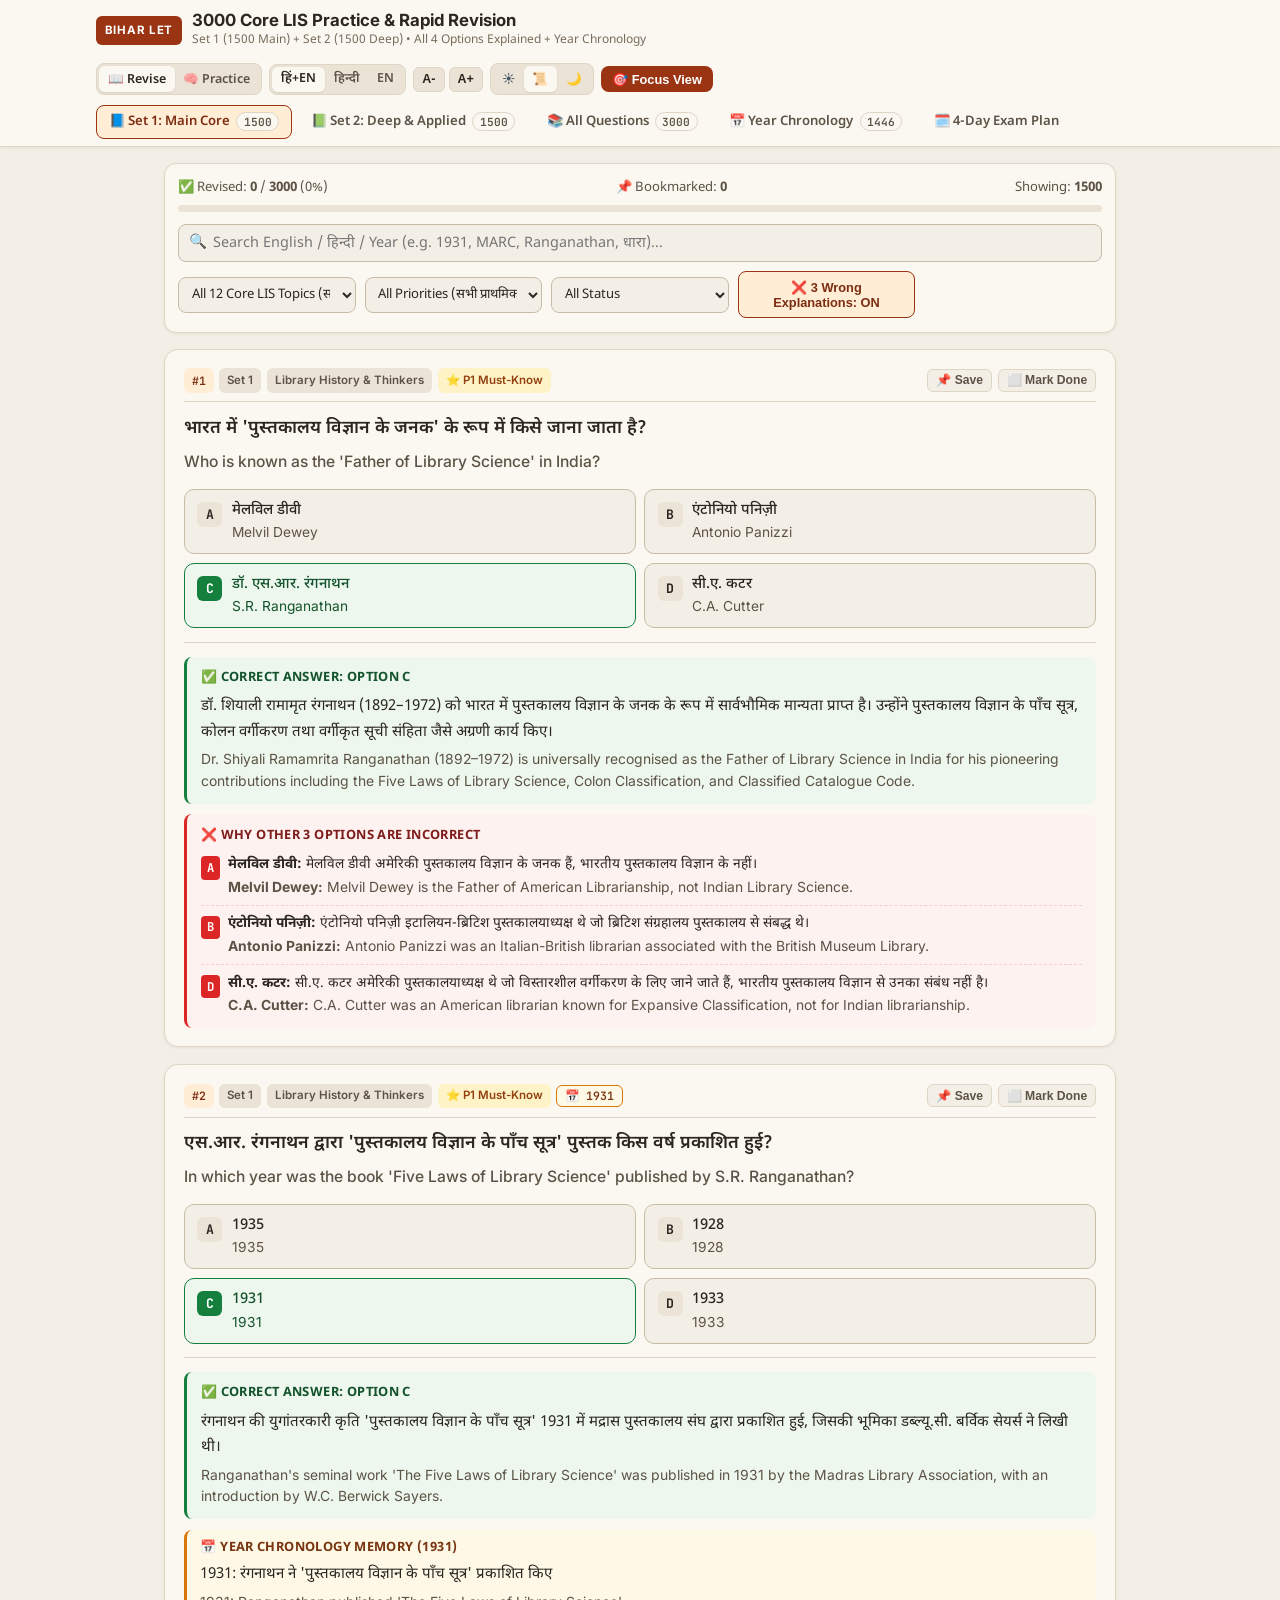
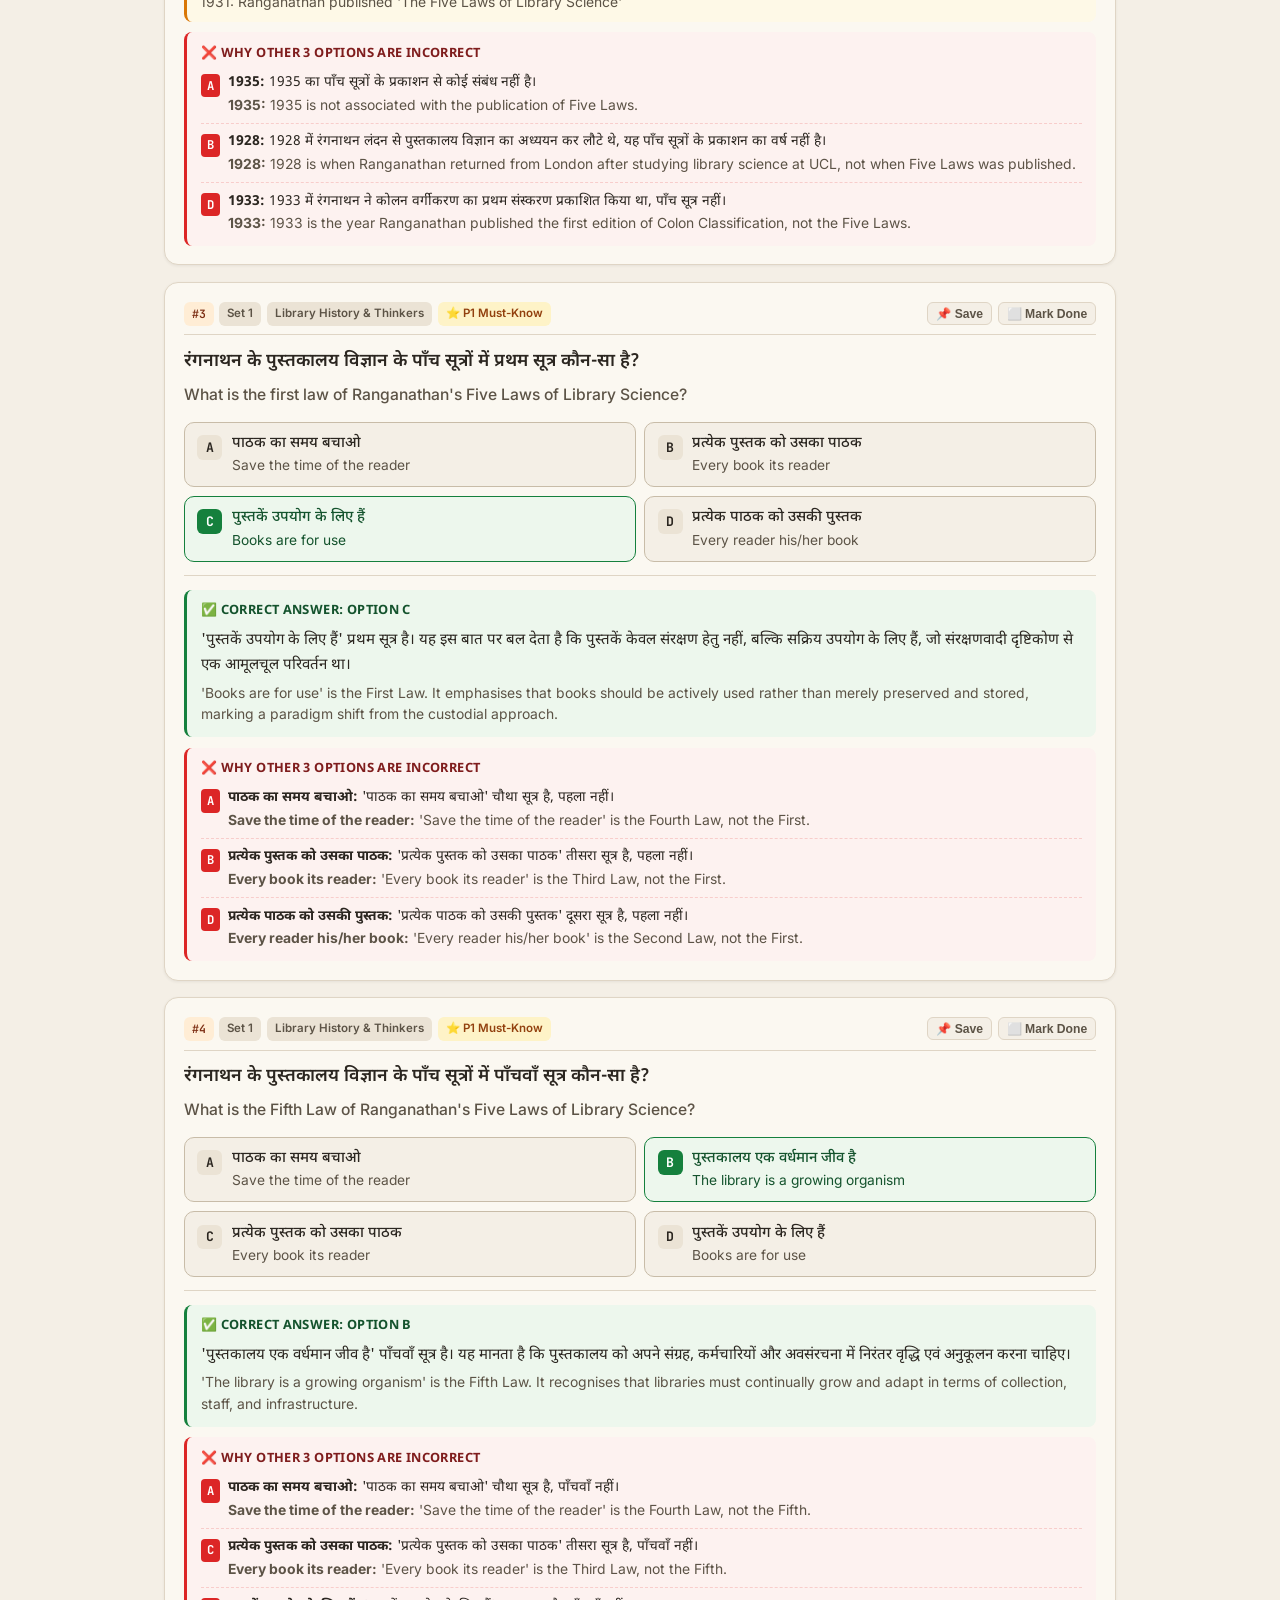
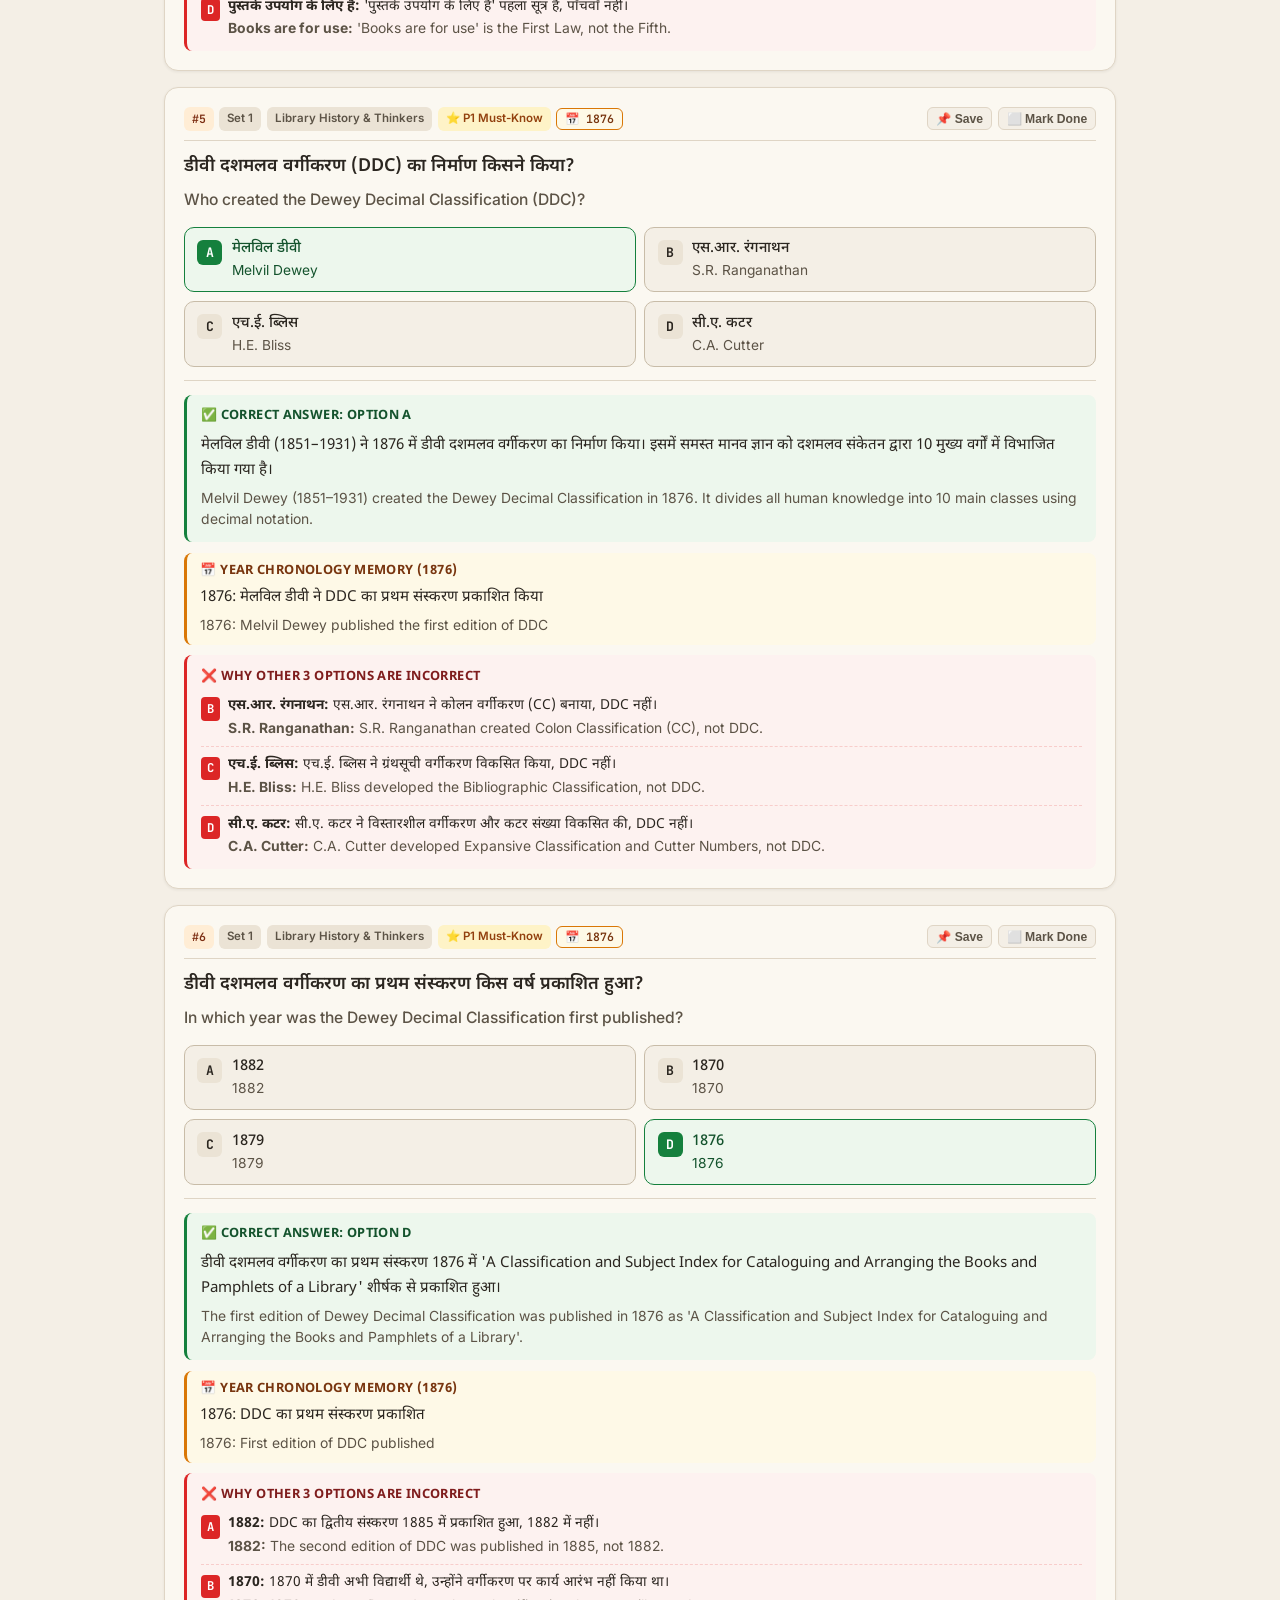
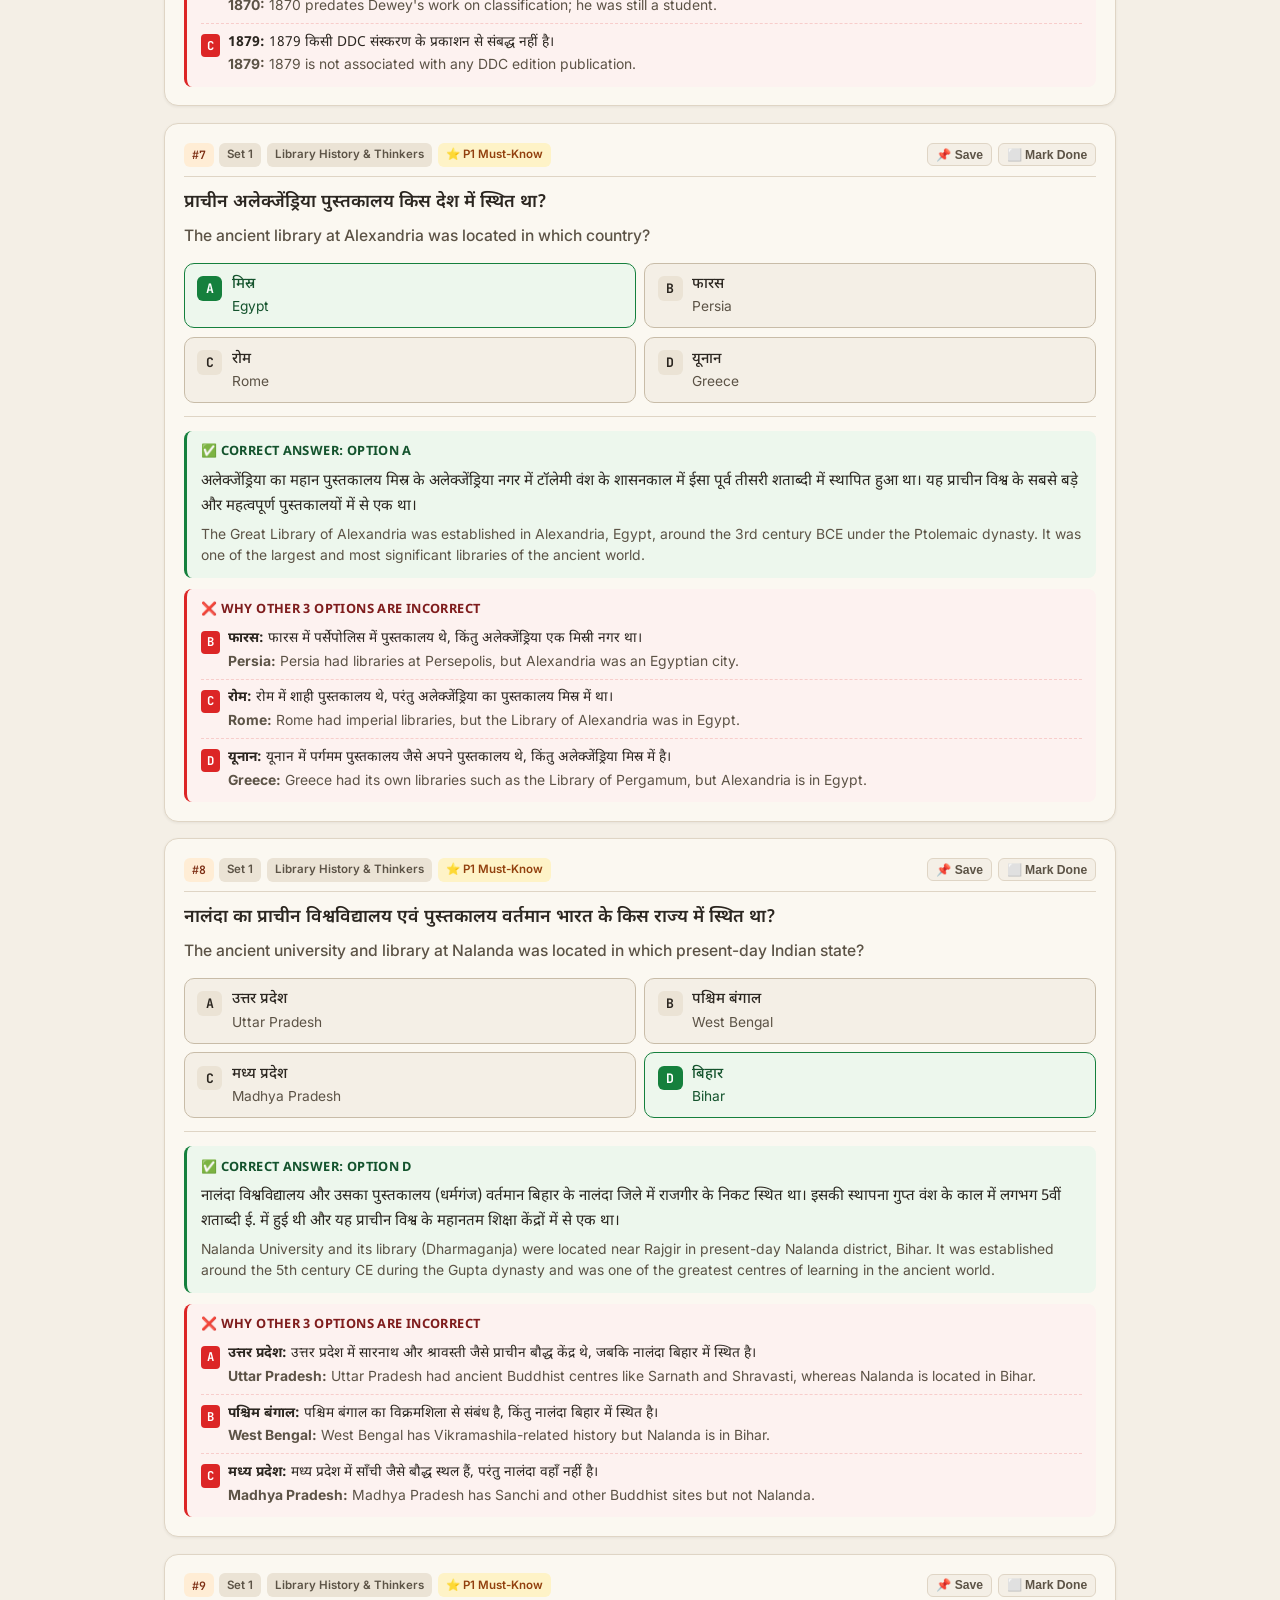
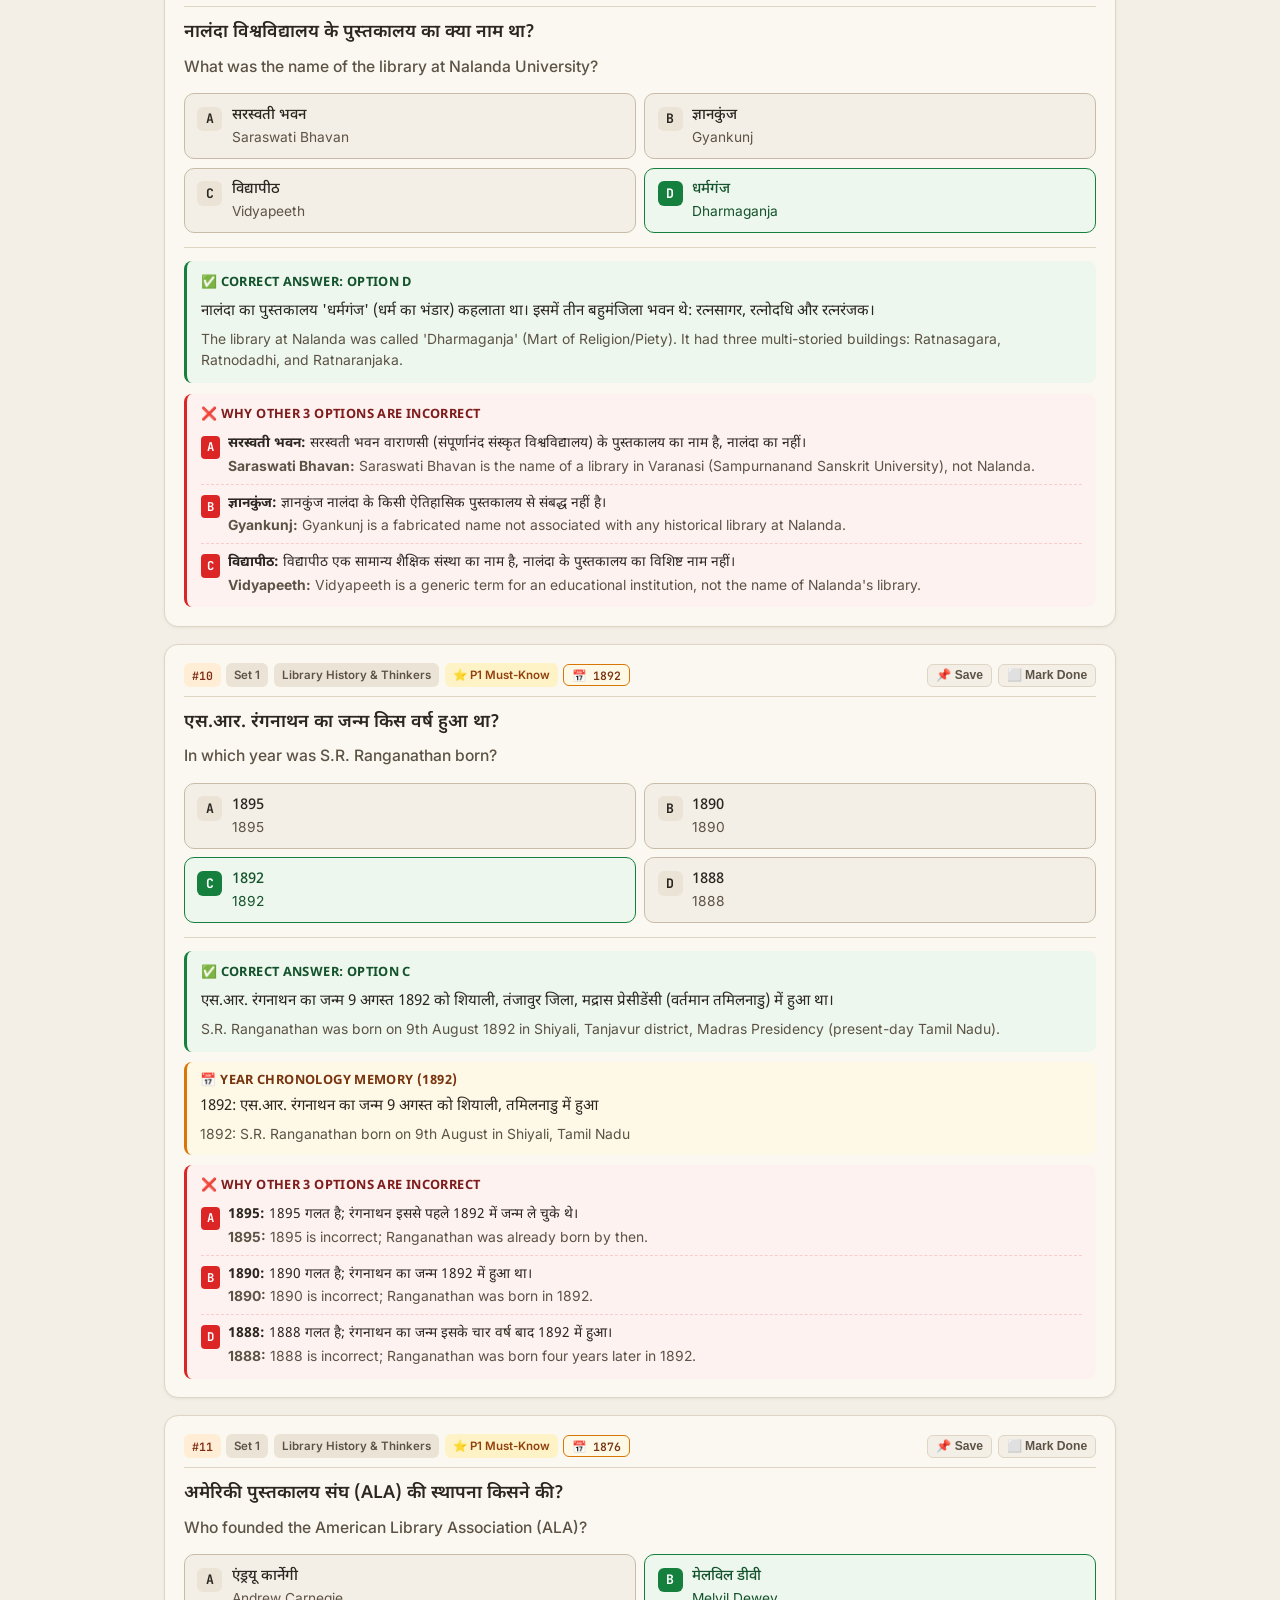
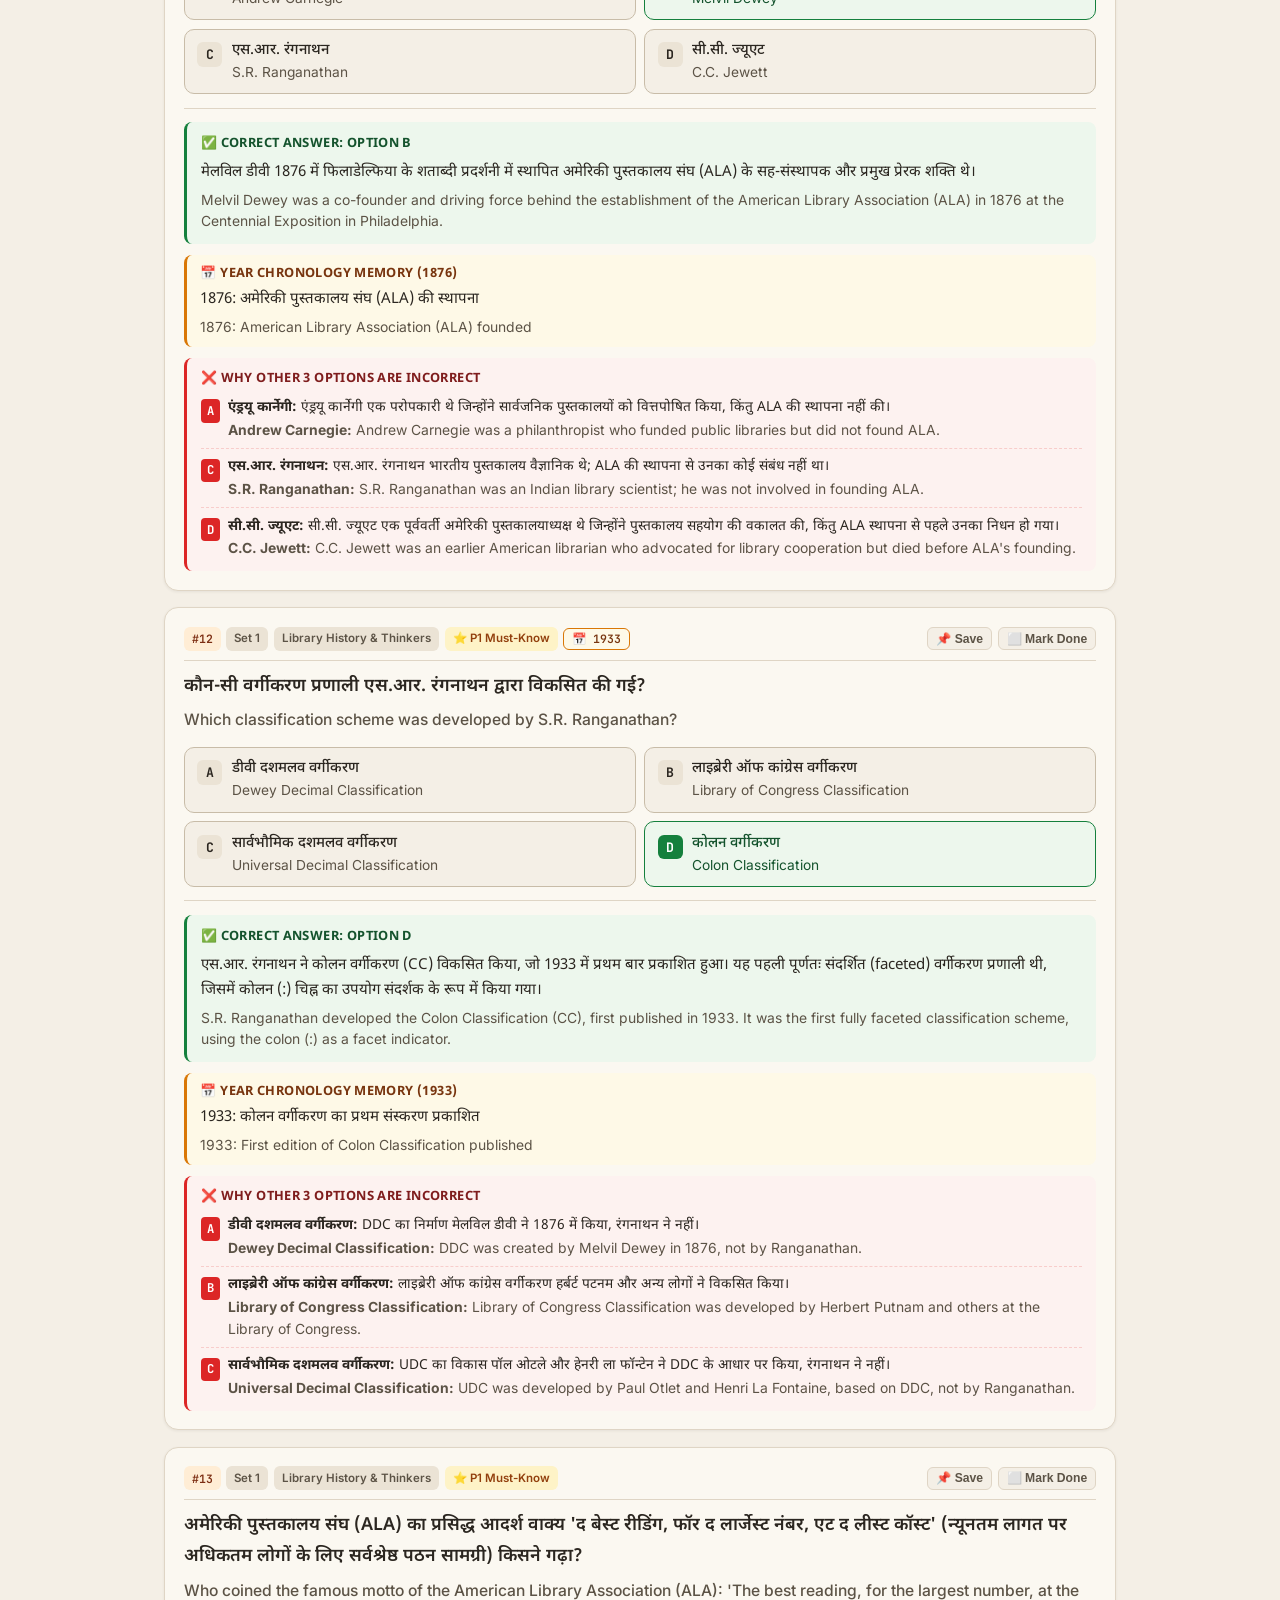
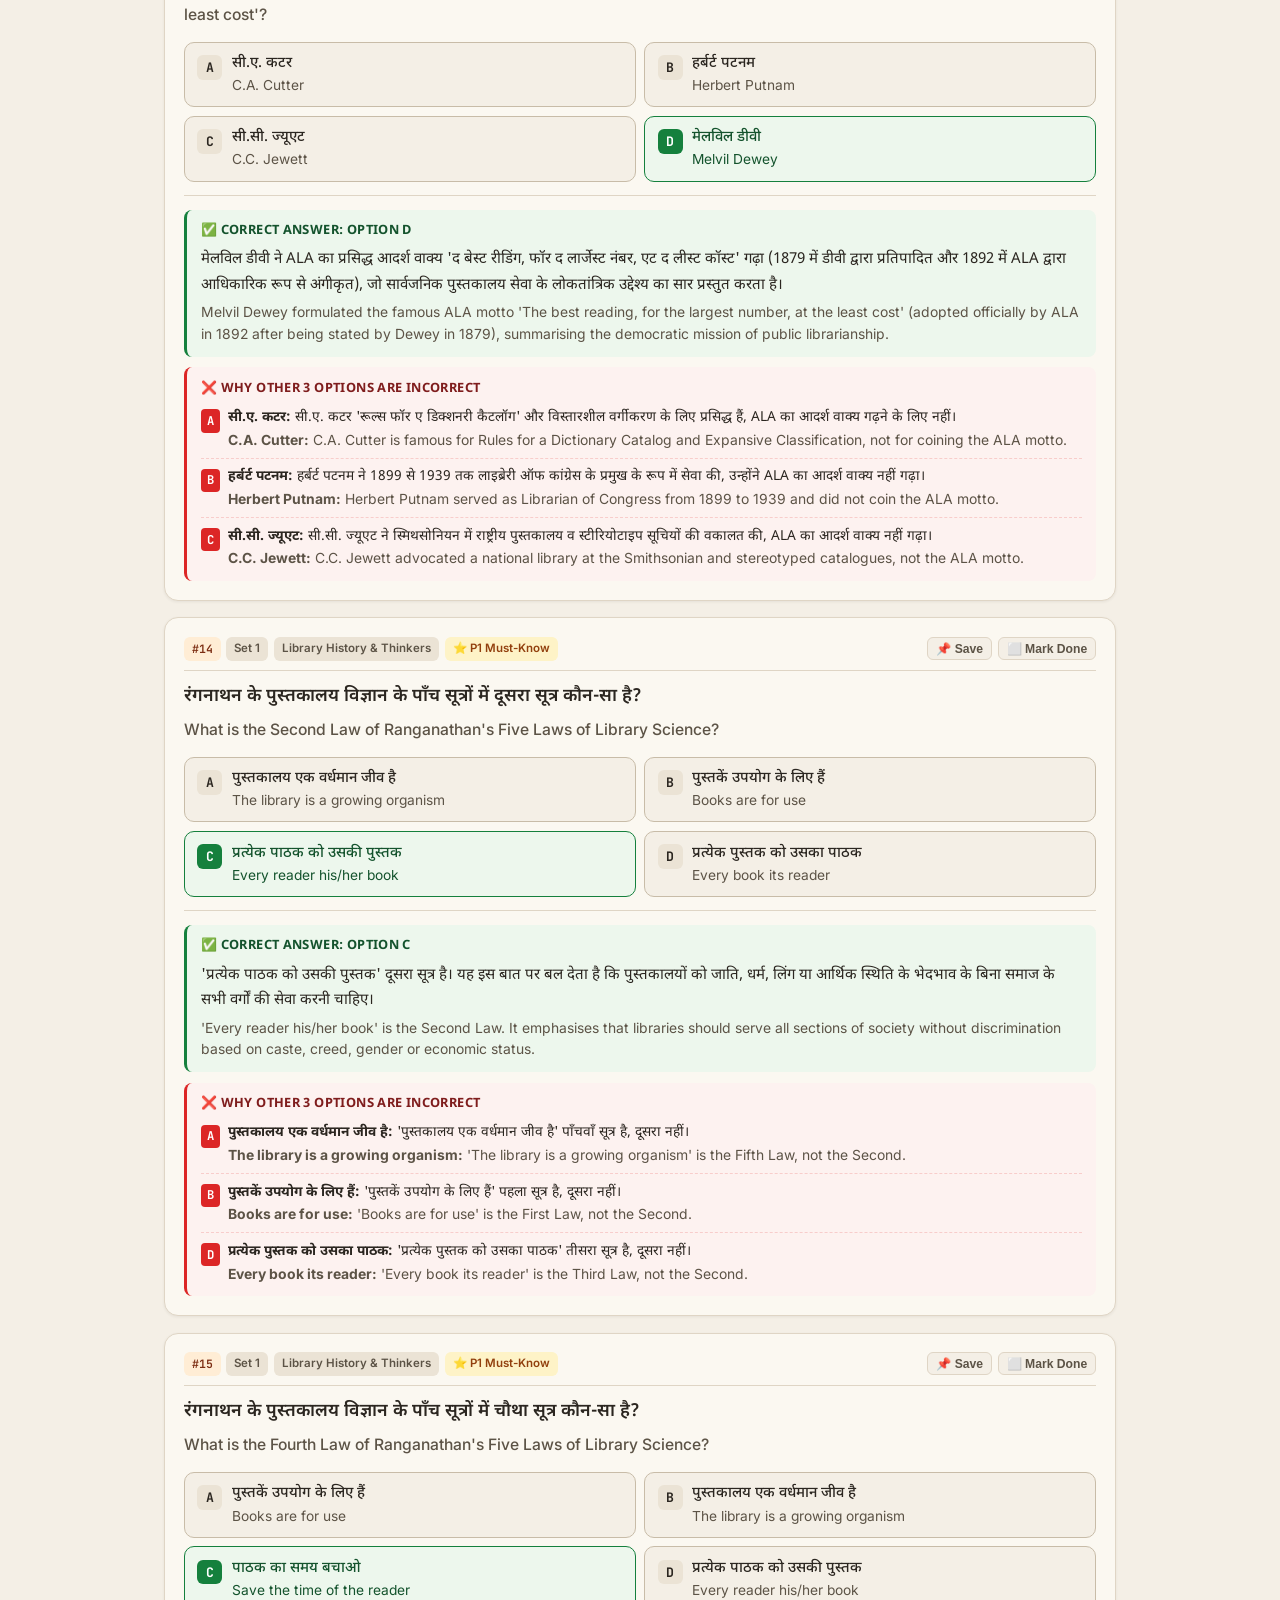
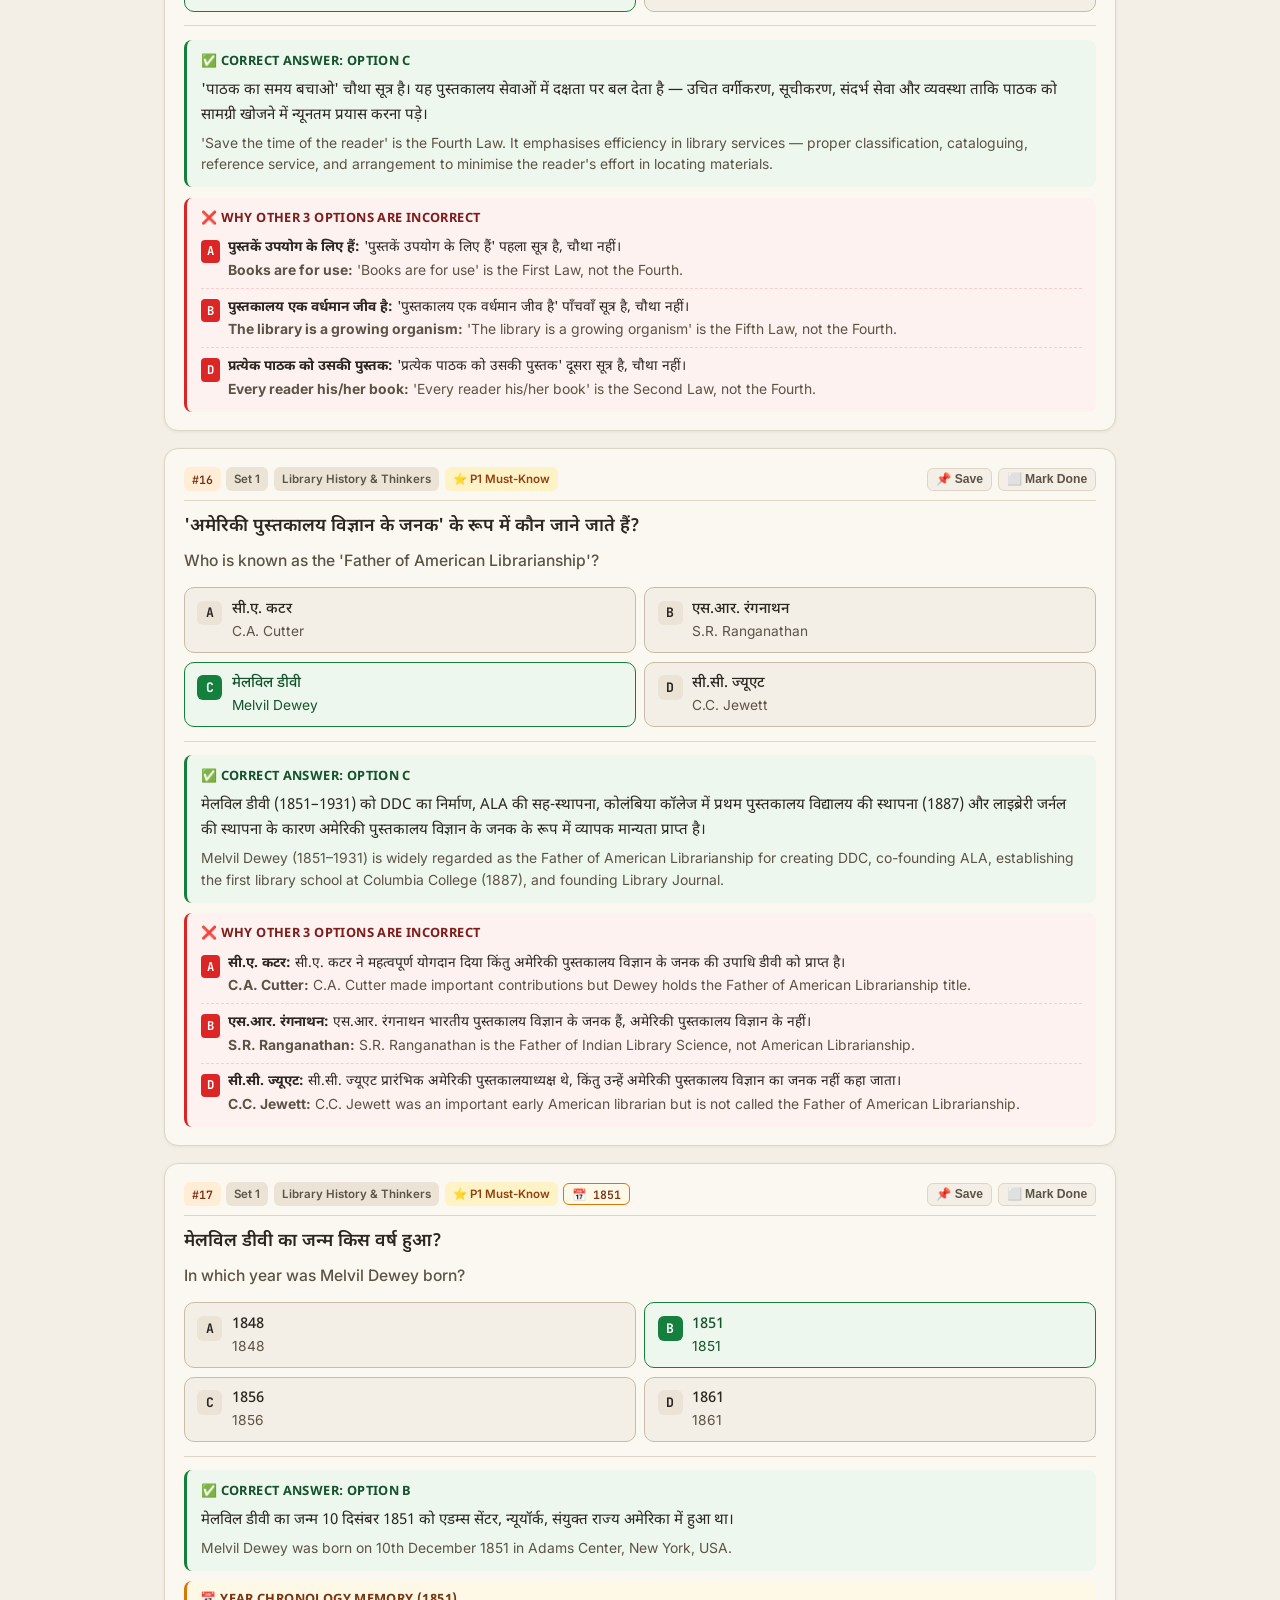
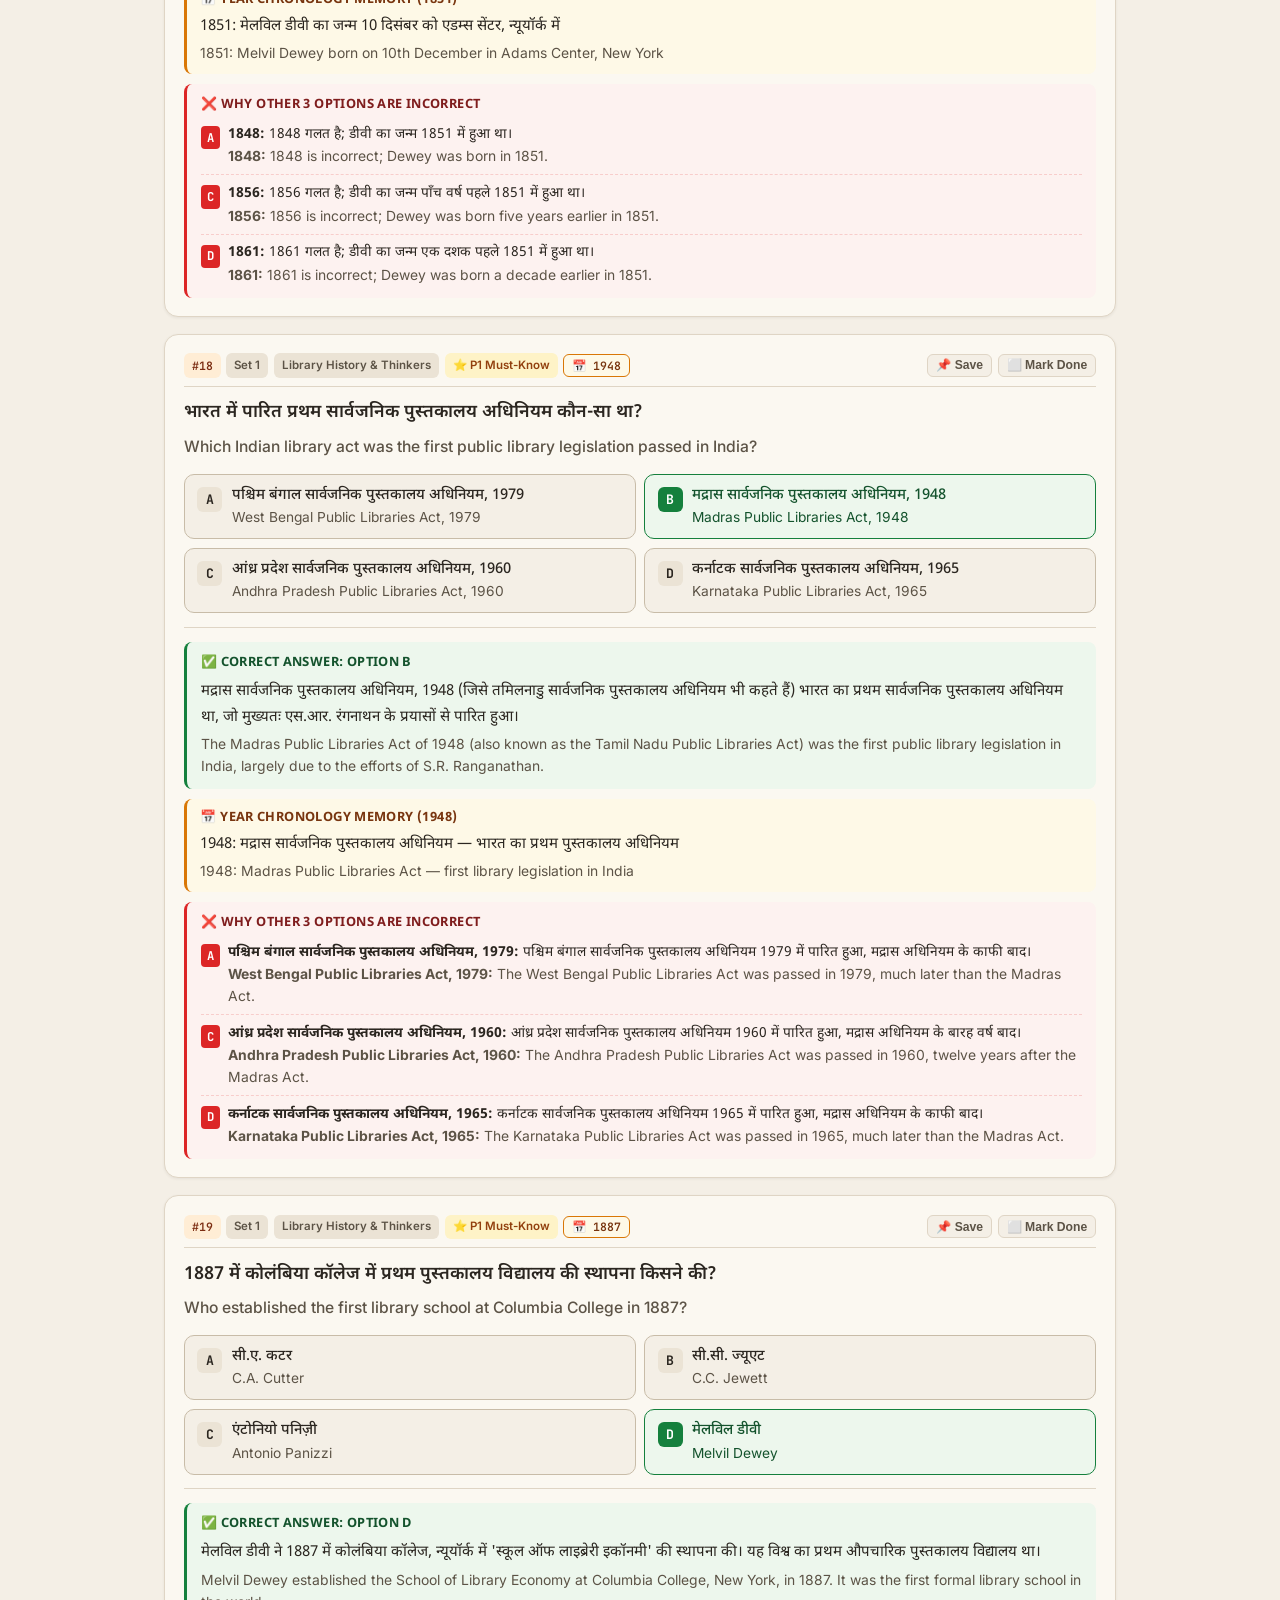
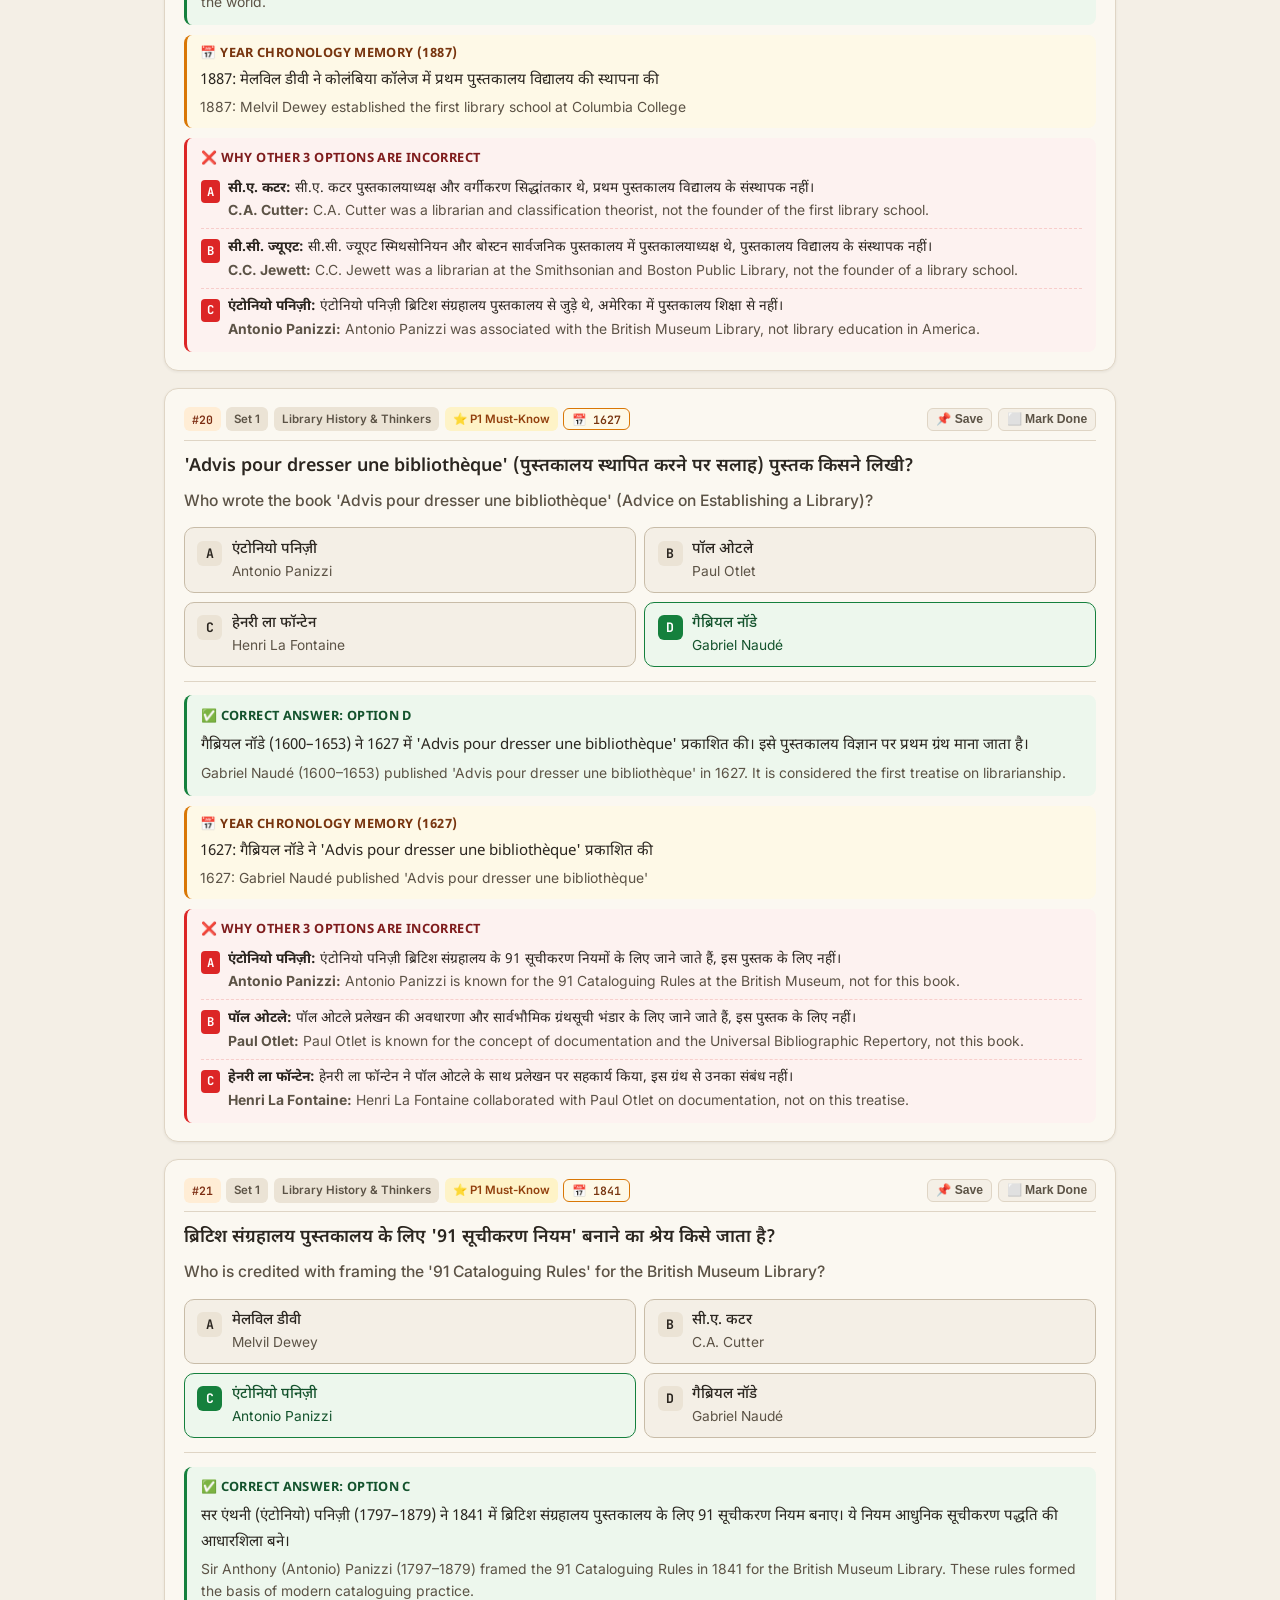
<file: practice/index.html>
<!DOCTYPE html>
<html lang="en" data-theme="sepia" data-lang="bi">
<head>
  <meta charset="UTF-8" />
  <meta name="viewport" content="width=device-width, initial-scale=1.0, maximum-scale=5.0" />
  <title>Bihar LET Practice Set — 3000 Core LIS Questions &amp; Chronology</title>
  <meta name="description" content="Bihar Library Eligibility Test (LET) 3000 Verified Core Library Science &amp; LIS-IT Bilingual Practice Questions with Complete Correct + Incorrect Option Explanations &amp; Year Chronology for 4-Day Rapid Revision." />
  <link rel="preconnect" href="https://fonts.googleapis.com" />
  <link rel="preconnect" href="https://fonts.gstatic.com" crossorigin />
  <link href="https://fonts.googleapis.com/css2?family=Inter:wght@400;500;600;700&family=JetBrains+Mono:wght@500;600&family=Noto+Sans+Devanagari:wght@400;500;600;700&display=swap" rel="stylesheet" />
  <link rel="stylesheet" href="styles.css" />
</head>
<body>
  <!-- Slim Progress / Loading Bar -->
  <div id="top-loader" class="top-loader hidden"></div>

  <!-- Main App Shell -->
  <div id="app-shell" class="app-shell">
    <!-- Sticky Header -->
    <header id="main-header" class="main-header">
      <div class="header-inner">
        <div class="brand-row">
          <div class="brand">
            <span class="brand-badge">BIHAR LET</span>
            <div class="brand-text">
              <h1>3000 Core LIS Practice &amp; Rapid Revision</h1>
              <p class="brand-sub">Set 1 (1500 Main) + Set 2 (1500 Deep) • All 4 Options Explained + Year Chronology</p>
            </div>
          </div>

          <div class="header-actions">
            <!-- Reading Mode: Revise (Answers Open) vs Recall (Tap to Reveal) -->
            <div class="segmented" role="group" aria-label="Study Mode">
              <button id="btn-mode-revise" class="seg-btn active" title="Show correct &amp; wrong explanations immediately for fast reading">
                📖 Revise
              </button>
              <button id="btn-mode-recall" class="seg-btn" title="Hide answer until you tap an option or click Reveal">
                🧠 Practice
              </button>
            </div>

            <!-- Language Toggle -->
            <div class="segmented" role="group" aria-label="Language">
              <button class="seg-btn lang-btn active" data-lang="bi" title="Hindi + English">हिं+EN</button>
              <button class="seg-btn lang-btn" data-lang="hi" title="केवल हिन्दी">हिन्दी</button>
              <button class="seg-btn lang-btn" data-lang="en" title="English Only">EN</button>
            </div>

            <!-- Font Size -->
            <div class="font-controls" aria-label="Font size">
              <button id="btn-font-dec" class="icon-btn" title="Decrease font size">A-</button>
              <button id="btn-font-inc" class="icon-btn" title="Increase font size">A+</button>
            </div>

            <!-- Theme Toggle -->
            <div class="segmented" role="group" aria-label="Theme">
              <button class="seg-btn theme-btn" data-theme="light" title="Paper Light">☀️</button>
              <button class="seg-btn theme-btn active" data-theme="sepia" title="Warm Sepia (Low Eye Strain)">📜</button>
              <button class="seg-btn theme-btn" data-theme="dark" title="Night Study">🌙</button>
            </div>

            <!-- Focus Mode Toggle -->
            <button id="btn-focus-toggle" class="focus-cta" title="Distraction-free 1-question focus mode (Shortcut: F)">
              🎯 Focus View
            </button>
          </div>
        </div>

        <!-- Primary Navigation Tabs -->
        <nav class="nav-tabs" aria-label="Views and Volumes">
          <button class="nav-tab active" data-view="set1">
            📘 Set 1: Main Core <span class="count-pill" id="pill-set1">1500</span>
          </button>
          <button class="nav-tab" data-view="set2">
            📗 Set 2: Deep &amp; Applied <span class="count-pill" id="pill-set2">1500</span>
          </button>
          <button class="nav-tab" data-view="all">
            📚 All Questions <span class="count-pill" id="pill-all">3000</span>
          </button>
          <button class="nav-tab" data-view="timeline">
            📅 Year Chronology <span class="count-pill" id="pill-yr">Years</span>
          </button>
          <button class="nav-tab" data-view="plan">
            🗓️ 4-Day Exam Plan
          </button>
        </nav>
      </div>
    </header>

    <!-- Focus Mode Minimal HUD (Only visible when in Focus Mode) -->
    <div id="focus-hud" class="focus-hud hidden">
      <div class="focus-hud-inner">
        <div class="focus-hud-left">
          <span id="focus-counter" class="focus-counter">Q 1 / 1500</span>
          <span id="focus-topic-chip" class="focus-topic-chip">Library History</span>
        </div>
        <div class="focus-hud-right">
          <div class="segmented compact">
            <button id="focus-mode-revise" class="seg-btn active">📖 Revise</button>
            <button id="focus-mode-recall" class="seg-btn">🧠 Practice</button>
          </div>
          <div class="segmented compact">
            <button class="seg-btn lang-btn active" data-lang="bi">हिं+EN</button>
            <button class="seg-btn lang-btn" data-lang="hi">हिं</button>
            <button class="seg-btn lang-btn" data-lang="en">EN</button>
          </div>
          <button id="focus-font-dec" class="icon-btn">A-</button>
          <button id="focus-font-inc" class="icon-btn">A+</button>
          <button class="icon-btn theme-cycle" id="focus-theme-cycle" title="Switch theme">📜</button>
          <button id="btn-exit-focus" class="exit-focus-btn">✕ Exit Focus</button>
        </div>
      </div>
    </div>

    <!-- Main Container -->
    <main class="main-content">
      <!-- Filter & Progress Panel (Hidden in Timeline / Plan / Focus Modes) -->
      <section id="controls-panel" class="controls-panel">
        <div class="progress-banner">
          <div class="progress-stats">
            <span class="stat-item">✅ Revised: <strong id="stat-revised">0</strong> / <strong id="stat-total">3000</strong> (<span id="stat-pct">0%</span>)</span>
            <span class="stat-item">📌 Bookmarked: <strong id="stat-bookmarked">0</strong></span>
            <span class="stat-item" id="stat-showing-wrap">Showing: <strong id="stat-showing">0</strong></span>
            <span id="day-filter-badge" class="day-active-pill hidden"></span>
          </div>
          <div class="progress-bar-track">
            <div id="progress-bar-fill" class="progress-bar-fill" style="width: 0%"></div>
          </div>
        </div>

        <div class="filter-row">
          <div class="search-wrap">
            <span class="search-icon">🔍</span>
            <input id="search-input" type="search" placeholder="Search English / हिन्दी / Year (e.g. 1931, MARC, Ranganathan, धारा)..." autocomplete="off" />
            <button id="btn-clear-search" class="clear-search hidden" aria-label="Clear search">✕</button>
          </div>

          <select id="topic-select" class="filter-select" aria-label="Filter by Topic">
            <option value="all">All 12 Core LIS Topics (सभी विषय)</option>
          </select>

          <select id="priority-select" class="filter-select" aria-label="Filter by Priority">
            <option value="all">All Priorities (सभी प्राथमिकताएँ)</option>
            <option value="p1">⭐ Priority 1: Most Basic &amp; Essential</option>
            <option value="p2">🔥 Priority 2: High-Frequency Core</option>
            <option value="p3">📘 Priority 3: Standard Core</option>
            <option value="p45">🔬 Priority 4–5: Deep &amp; Applied</option>
            <option value="yr">📅 Questions with Year / Date Only</option>
          </select>

          <select id="status-select" class="filter-select" aria-label="Filter by Revision Status">
            <option value="all">All Status</option>
            <option value="unrevised">⏳ Unrevised Only</option>
            <option value="bookmarked">📌 Bookmarked Only</option>
            <option value="revised">✅ Revised Only</option>
          </select>

          <button id="btn-toggle-wrong" class="toggle-chip active" title="Toggle display of why the 3 wrong options are incorrect">
            ❌ 3 Wrong Explanations: ON
          </button>
        </div>
      </section>

      <!-- Questions List / Focus View -->
      <section id="practice-view" class="practice-view">
        <div id="loading-card" class="status-card">
          <div class="spinner"></div>
          <p>Loading verified practice questions...</p>
        </div>

        <div id="questions-container" class="questions-container"></div>

        <!-- List Pagination Controls -->
        <div id="pagination-bar" class="pagination-bar hidden">
          <button id="btn-prev-page" class="page-btn">← Previous</button>
          <div class="page-info">
            Page <strong id="page-current">1</strong> of <strong id="page-total">1</strong>
            <span class="jump-wrap">
              • Jump Q#: <input id="jump-q-input" type="number" min="1" placeholder="e.g. 50" />
              <button id="btn-jump-q" class="mini-btn">Go</button>
            </span>
          </div>
          <button id="btn-next-page" class="page-btn">Next →</button>
        </div>

        <!-- Focus Mode Bottom Controls -->
        <div id="focus-nav-bar" class="focus-nav-bar hidden">
          <button id="focus-prev" class="focus-nav-btn">← Prev</button>
          <div class="focus-quick-actions">
            <button id="focus-bookmark" class="focus-action-btn">📌 Bookmark</button>
            <button id="focus-reveal" class="focus-action-btn hidden">👁️ Reveal</button>
            <button id="focus-revise-mark" class="focus-action-btn primary">✅ Revised &amp; Next →</button>
          </div>
          <button id="focus-next" class="focus-nav-btn">Next →</button>
        </div>
      </section>

      <!-- Chronology / Timeline View -->
      <section id="timeline-view" class="timeline-view hidden">
        <div class="section-intro">
          <h2>📅 LIS Master Year Chronology (महत्वपूर्ण वर्ष एवं कालक्रम)</h2>
          <p>Revise every landmark year across Library History, Acts, Classification, Cataloguing, Automation &amp; Networks in chronological order. Click any milestone to expand its verified practice questions.</p>
          <div class="era-chips" id="era-chips">
            <button class="era-chip active" data-era="all">All Years</button>
            <button class="era-chip" data-era="pre1900">Before 1900</button>
            <button class="era-chip" data-era="1900_1947">1900 – 1947</button>
            <button class="era-chip" data-era="1948_1975">1948 – 1975</button>
            <button class="era-chip" data-era="1976_1999">1976 – 1999</button>
            <button class="era-chip" data-era="2000_plus">2000 – Present</button>
          </div>
          <div class="timeline-search-wrap">
            <input id="timeline-search" type="search" placeholder="Filter timeline by year or event (e.g. 1931, DDC, ILA, Madras, Koha)..." />
          </div>
        </div>
        <div id="timeline-container" class="timeline-container"></div>
      </section>

      <!-- 4-Day Rapid Revision Plan View -->
      <section id="plan-view" class="plan-view hidden">
        <div class="section-intro">
          <h2>🗓️ 4-Day Bihar LET Crash Revision Roadmap (4 दिवसीय त्वरित अभ्यास योजना)</h2>
          <p>Structured priority-first path from most essential basics (Day 1) through deep LIS standards &amp; IT (Day 4). Every question explains both why the answer is right and why the other three options are wrong.</p>
        </div>
        <div id="plan-grid" class="plan-grid"></div>
        <div class="plan-tips-card">
          <h3>⚡ Fast Recall Study Tips &amp; Keyboard Shortcuts</h3>
          <ul>
            <li><strong>Step 1:</strong> Start in <strong>📖 Revise Mode</strong> with <em>Sepia</em> theme to rapidly absorb correct answers + 3 wrong-option distinctions + years.</li>
            <li><strong>Step 2:</strong> Switch to <strong>🎯 Focus View</strong> (Press <code>F</code> on desktop, or tap Focus button on mobile) to eliminate distractions.</li>
            <li><strong>Step 3:</strong> Bookmark tricky dates or rules (<code>B</code>), then revisit <em>Bookmarked Only</em> in your evening recap, followed by a quick pass in <strong>🧠 Practice Mode</strong>.</li>
            <li><strong>Desktop Keys:</strong> <code>←</code> / <code>→</code> Next/Prev Question • <code>Space</code> Reveal • <code>R</code> Mark Revised • <code>B</code> Bookmark • <code>F</code> Focus View • <code>Esc</code> Exit Focus.</li>
          </ul>
          <div class="storage-actions">
            <button id="btn-reset-progress" class="danger-outline-btn">Reset Revision Progress</button>
          </div>
        </div>
      </section>
    </main>
  </div>

  <script src="app.js"></script>
</body>
</html>
</file>
<file: practice/styles.css>
:root {
  --font-en: 'Inter', -apple-system, BlinkMacSystemFont, 'Segoe UI', Roboto, sans-serif;
  --font-hi: 'Noto Sans Devanagari', 'Kohinoor Devanagari', 'Mangal', sans-serif;
  --font-mono: 'JetBrains Mono', ui-monospace, SFMono-Regular, Menlo, monospace;
  --base-size: 16px;
}

/* Themes */
[data-theme="light"] {
  --bg-page: #f8fafc;
  --bg-card: #ffffff;
  --bg-subtle: #f1f5f9;
  --bg-hover: #e2e8f0;
  --text-main: #0f172a;
  --text-muted: #475569;
  --text-soft: #64748b;
  --border: #e2e8f0;
  --border-strong: #cbd5e1;
  --accent: #1d4ed8;
  --accent-soft: #eff6ff;
  --accent-text: #1e40af;
  --correct-bg: #ecfdf5;
  --correct-border: #10b981;
  --correct-text: #065f46;
  --wrong-bg: #fef2f2;
  --wrong-border: #ef4444;
  --wrong-text: #991b1b;
  --year-bg: #fffbeb;
  --year-border: #f59e0b;
  --year-text: #92400e;
  --shadow: 0 1px 3px rgba(15, 23, 42, 0.06);
}

[data-theme="sepia"] {
  --bg-page: #f4efe6;
  --bg-card: #fbf8f1;
  --bg-subtle: #ebe3d5;
  --bg-hover: #e0d5c1;
  --text-main: #2b2620;
  --text-muted: #5c5346;
  --text-soft: #786d5d;
  --border: #dfd5c5;
  --border-strong: #c8bca8;
  --accent: #9a3412;
  --accent-soft: #ffedd5;
  --accent-text: #7c2d12;
  --correct-bg: #edf7ed;
  --correct-border: #15803d;
  --correct-text: #14532d;
  --wrong-bg: #fdf2f0;
  --wrong-border: #dc2626;
  --wrong-text: #7f1d1d;
  --year-bg: #fef9e7;
  --year-border: #d97706;
  --year-text: #78350f;
  --shadow: 0 1px 3px rgba(43, 38, 32, 0.07);
}

[data-theme="dark"] {
  --bg-page: #0f172a;
  --bg-card: #1e293b;
  --bg-subtle: #334155;
  --bg-hover: #475569;
  --text-main: #f1f5f9;
  --text-muted: #cbd5e1;
  --text-soft: #94a3b8;
  --border: #334155;
  --border-strong: #475569;
  --accent: #60a5fa;
  --accent-soft: rgba(59, 130, 246, 0.16);
  --accent-text: #93c5fd;
  --correct-bg: rgba(16, 185, 129, 0.14);
  --correct-border: #34d399;
  --correct-text: #6ee7b7;
  --wrong-bg: rgba(239, 68, 68, 0.13);
  --wrong-border: #f87171;
  --wrong-text: #fca5a5;
  --year-bg: rgba(245, 158, 11, 0.14);
  --year-border: #fbbf24;
  --year-text: #fde68a;
  --shadow: 0 2px 6px rgba(0, 0, 0, 0.35);
}

* {
  box-sizing: border-box;
  margin: 0;
  padding: 0;
}

html {
  font-size: var(--base-size);
  scroll-behavior: smooth;
}

body {
  font-family: var(--font-hi), var(--font-en);
  background: var(--bg-page);
  color: var(--text-main);
  line-height: 1.65;
  -webkit-font-smoothing: antialiased;
  transition: background-color 0.2s ease, color 0.2s ease;
}

.hidden {
  display: none !important;
}

/* Language Visibility Rules */
[data-lang="hi"] .en-only { display: none !important; }
[data-lang="en"] .hi-only { display: none !important; }

/* Loader */
.top-loader {
  position: fixed;
  top: 0;
  left: 0;
  height: 3px;
  width: 100%;
  background: linear-gradient(90deg, var(--accent), #f59e0b, var(--accent));
  background-size: 200% 100%;
  animation: slideLoad 1.2s linear infinite;
  z-index: 9999;
}
@keyframes slideLoad {
  0% { background-position: 200% 0; }
  100% { background-position: -200% 0; }
}

/* Header */
.main-header {
  position: sticky;
  top: 0;
  z-index: 50;
  background: var(--bg-card);
  border-bottom: 1px solid var(--border);
  box-shadow: var(--shadow);
}

.header-inner {
  max-width: 1120px;
  margin: 0 auto;
  padding: 0.65rem 1rem 0;
}

.brand-row {
  display: flex;
  flex-wrap: wrap;
  align-items: center;
  justify-content: space-between;
  gap: 0.75rem;
  padding-bottom: 0.6rem;
}

.brand {
  display: flex;
  align-items: center;
  gap: 0.65rem;
}

.brand-badge {
  background: var(--accent);
  color: #fff;
  font-family: var(--font-en);
  font-weight: 700;
  font-size: 0.72rem;
  letter-spacing: 0.06em;
  padding: 0.3rem 0.55rem;
  border-radius: 6px;
  white-space: nowrap;
}

[data-theme="dark"] .brand-badge {
  color: #0f172a;
}

.brand-text h1 {
  font-family: var(--font-en);
  font-size: 1.05rem;
  font-weight: 700;
  line-height: 1.25;
}

.brand-sub {
  font-size: 0.75rem;
  color: var(--text-soft);
}

.header-actions {
  display: flex;
  flex-wrap: wrap;
  align-items: center;
  gap: 0.45rem;
}

.segmented {
  display: inline-flex;
  background: var(--bg-subtle);
  padding: 2px;
  border-radius: 8px;
  border: 1px solid var(--border);
}

.seg-btn {
  border: none;
  background: transparent;
  color: var(--text-muted);
  font-family: var(--font-hi), var(--font-en);
  font-size: 0.78rem;
  font-weight: 600;
  padding: 0.28rem 0.55rem;
  border-radius: 6px;
  cursor: pointer;
  white-space: nowrap;
}

.seg-btn.active {
  background: var(--bg-card);
  color: var(--text-main);
  box-shadow: 0 1px 2px rgba(0, 0, 0, 0.08);
}

.font-controls {
  display: inline-flex;
  gap: 0.25rem;
}

.icon-btn {
  border: 1px solid var(--border);
  background: var(--bg-subtle);
  color: var(--text-main);
  font-size: 0.78rem;
  font-weight: 600;
  padding: 0.28rem 0.5rem;
  border-radius: 6px;
  cursor: pointer;
}

.icon-btn:hover { background: var(--bg-hover); }

.focus-cta {
  border: none;
  background: var(--accent);
  color: #fff;
  font-weight: 600;
  font-size: 0.8rem;
  padding: 0.35rem 0.7rem;
  border-radius: 8px;
  cursor: pointer;
  white-space: nowrap;
}
[data-theme="dark"] .focus-cta {
  color: #0f172a;
}

/* Nav Tabs */
.nav-tabs {
  display: flex;
  gap: 0.35rem;
  overflow-x: auto;
  scrollbar-width: none;
  padding-bottom: 0.45rem;
}
.nav-tabs::-webkit-scrollbar { display: none; }

.nav-tab {
  border: 1px solid transparent;
  background: transparent;
  color: var(--text-muted);
  font-family: var(--font-hi), var(--font-en);
  font-size: 0.82rem;
  font-weight: 600;
  padding: 0.42rem 0.75rem;
  border-radius: 8px;
  cursor: pointer;
  white-space: nowrap;
  display: inline-flex;
  align-items: center;
  gap: 0.4rem;
}

.nav-tab:hover { background: var(--bg-subtle); }

.nav-tab.active {
  background: var(--accent-soft);
  color: var(--accent-text);
  border-color: var(--accent);
}

.count-pill {
  font-family: var(--font-mono);
  font-size: 0.7rem;
  background: var(--bg-card);
  color: var(--text-muted);
  padding: 0.08rem 0.4rem;
  border-radius: 999px;
  border: 1px solid var(--border);
}

/* Main Content */
.main-content {
  max-width: 980px;
  margin: 0 auto;
  padding: 1rem 0.85rem 4.5rem;
}

/* Controls Panel */
.controls-panel {
  background: var(--bg-card);
  border: 1px solid var(--border);
  border-radius: 12px;
  padding: 0.85rem;
  margin-bottom: 1rem;
  box-shadow: var(--shadow);
}

.progress-banner {
  margin-bottom: 0.75rem;
}

.progress-stats {
  display: flex;
  flex-wrap: wrap;
  justify-content: space-between;
  gap: 0.5rem;
  font-size: 0.82rem;
  color: var(--text-muted);
  margin-bottom: 0.35rem;
}

.progress-bar-track {
  width: 100%;
  height: 7px;
  background: var(--bg-subtle);
  border-radius: 999px;
  overflow: hidden;
}

.progress-bar-fill {
  height: 100%;
  background: var(--correct-border);
  transition: width 0.3s ease;
}

.filter-row {
  display: grid;
  grid-template-columns: repeat(auto-fit, minmax(175px, 1fr));
  gap: 0.55rem;
  align-items: center;
}

.search-wrap {
  position: relative;
  grid-column: 1 / -1;
}

.search-icon {
  position: absolute;
  left: 0.7rem;
  top: 50%;
  transform: translateY(-50%);
  font-size: 0.9rem;
  pointer-events: none;
}

#search-input, #timeline-search {
  width: 100%;
  padding: 0.55rem 2.2rem 0.55rem 2.1rem;
  border: 1px solid var(--border-strong);
  border-radius: 8px;
  background: var(--bg-page);
  color: var(--text-main);
  font-family: var(--font-hi), var(--font-en);
  font-size: 0.9rem;
}

.clear-search {
  position: absolute;
  right: 0.5rem;
  top: 50%;
  transform: translateY(-50%);
  border: none;
  background: transparent;
  color: var(--text-soft);
  cursor: pointer;
  font-size: 0.95rem;
  padding: 0.25rem;
}

.filter-select {
  width: 100%;
  padding: 0.48rem 0.55rem;
  border: 1px solid var(--border-strong);
  border-radius: 8px;
  background: var(--bg-page);
  color: var(--text-main);
  font-family: var(--font-hi), var(--font-en);
  font-size: 0.82rem;
}

.toggle-chip {
  border: 1px solid var(--border-strong);
  background: var(--bg-subtle);
  color: var(--text-muted);
  border-radius: 8px;
  padding: 0.48rem 0.65rem;
  font-size: 0.8rem;
  font-weight: 600;
  cursor: pointer;
  text-align: center;
}

.toggle-chip.active {
  background: var(--accent-soft);
  color: var(--accent-text);
  border-color: var(--accent);
}

/* Question Cards */
.questions-container {
  display: flex;
  flex-direction: column;
  gap: 1.05rem;
}

.q-card {
  background: var(--bg-card);
  border: 1px solid var(--border);
  border-radius: 14px;
  padding: 1.15rem 1.2rem;
  box-shadow: var(--shadow);
  transition: border-color 0.2s ease;
}

.q-card.is-revised {
  border-left: 4px solid var(--correct-border);
}

.q-meta {
  display: flex;
  flex-wrap: wrap;
  align-items: center;
  justify-content: space-between;
  gap: 0.5rem;
  margin-bottom: 0.7rem;
  padding-bottom: 0.55rem;
  border-bottom: 1px solid var(--border);
}

.q-badges {
  display: flex;
  flex-wrap: wrap;
  align-items: center;
  gap: 0.35rem;
}

.badge {
  font-family: var(--font-en);
  font-size: 0.72rem;
  font-weight: 600;
  padding: 0.16rem 0.5rem;
  border-radius: 6px;
  background: var(--bg-subtle);
  color: var(--text-muted);
}

.badge-qnum {
  font-family: var(--font-mono);
  background: var(--accent-soft);
  color: var(--accent-text);
}

.badge-p1 { background: #fef3c7; color: #92400e; }
.badge-p2 { background: #ffedd5; color: #9a3412; }
.badge-p3 { background: #e0e7ff; color: #3730a3; }
.badge-p4 { background: #f3e8ff; color: #6b21a8; }

[data-theme="dark"] .badge-p1 { background: rgba(245, 158, 11, 0.2); color: #fcd34d; }
[data-theme="dark"] .badge-p2 { background: rgba(249, 115, 22, 0.2); color: #fdba74; }
[data-theme="dark"] .badge-p3 { background: rgba(99, 102, 241, 0.22); color: #a5b4fc; }
[data-theme="dark"] .badge-p4 { background: rgba(168, 85, 247, 0.22); color: #d8b4fe; }

.badge-year {
  font-family: var(--font-mono);
  background: var(--year-bg);
  color: var(--year-text);
  border: 1px solid var(--year-border);
  cursor: pointer;
}
.badge-year:hover {
  filter: brightness(0.95);
}

.day-active-pill {
  display: inline-flex;
  align-items: center;
  gap: 0.35rem;
  background: var(--accent-soft);
  color: var(--accent-text);
  border: 1px solid var(--accent);
  font-size: 0.76rem;
  font-weight: 700;
  padding: 0.1rem 0.5rem;
  border-radius: 999px;
  cursor: pointer;
}

.q-actions {
  display: flex;
  align-items: center;
  gap: 0.35rem;
}

.q-action-btn {
  border: 1px solid var(--border);
  background: var(--bg-page);
  color: var(--text-muted);
  font-size: 0.76rem;
  font-weight: 600;
  padding: 0.22rem 0.5rem;
  border-radius: 6px;
  cursor: pointer;
}

.q-action-btn.bookmarked {
  background: var(--year-bg);
  border-color: var(--year-border);
  color: var(--year-text);
}

.q-action-btn.revised {
  background: var(--correct-bg);
  border-color: var(--correct-border);
  color: var(--correct-text);
}

/* Question Stem */
.q-stem {
  margin-bottom: 0.9rem;
}

.q-hi {
  font-family: var(--font-hi);
  font-size: 1.12rem;
  font-weight: 600;
  line-height: 1.72;
  color: var(--text-main);
  margin-bottom: 0.35rem;
}

.q-en {
  font-family: var(--font-en);
  font-size: 0.98rem;
  font-weight: 500;
  line-height: 1.55;
  color: var(--text-muted);
}

[data-lang="en"] .q-en {
  font-size: 1.1rem;
  font-weight: 600;
  color: var(--text-main);
}

/* Options Grid */
.options-grid {
  display: grid;
  grid-template-columns: repeat(2, minmax(0, 1fr));
  gap: 0.55rem;
  margin-bottom: 0.85rem;
}

@media (max-width: 680px) {
  .options-grid {
    grid-template-columns: 1fr;
  }
}

.opt-btn {
  display: flex;
  align-items: flex-start;
  gap: 0.6rem;
  text-align: left;
  padding: 0.65rem 0.78rem;
  border: 1.5px solid var(--border-strong);
  border-radius: 10px;
  background: var(--bg-page);
  color: var(--text-main);
  cursor: pointer;
  transition: all 0.15s ease;
  font-family: inherit;
}

.opt-btn:hover {
  border-color: var(--accent);
}

.opt-letter {
  flex-shrink: 0;
  width: 1.55rem;
  height: 1.55rem;
  border-radius: 6px;
  background: var(--bg-subtle);
  color: var(--text-main);
  font-family: var(--font-mono);
  font-size: 0.82rem;
  font-weight: 700;
  display: inline-flex;
  align-items: center;
  justify-content: center;
  margin-top: 0.12rem;
}

.opt-body {
  flex: 1;
  font-size: 0.92rem;
  line-height: 1.5;
}

.opt-hi {
  font-family: var(--font-hi);
  font-weight: 500;
  display: block;
}

.opt-en {
  font-family: var(--font-en);
  font-size: 0.86rem;
  color: var(--text-muted);
  display: block;
}

[data-lang="en"] .opt-en {
  font-size: 0.92rem;
  font-weight: 500;
  color: var(--text-main);
}

.opt-btn.opt-correct {
  background: var(--correct-bg);
  border-color: var(--correct-border);
  color: var(--correct-text);
}

.opt-btn.opt-correct .opt-letter {
  background: var(--correct-border);
  color: #fff;
}

.opt-btn.opt-correct .opt-en {
  color: var(--correct-text);
}

.opt-btn.opt-wrong-selected {
  background: var(--wrong-bg);
  border-color: var(--wrong-border);
  color: var(--wrong-text);
}

.opt-btn.opt-wrong-selected .opt-letter {
  background: var(--wrong-border);
  color: #fff;
}

/* Reveal Button (Recall Mode) */
.reveal-bar {
  display: flex;
  justify-content: center;
  margin-top: 0.35rem;
}

.reveal-btn {
  width: 100%;
  padding: 0.55rem;
  border: 1px dashed var(--accent);
  background: var(--accent-soft);
  color: var(--accent-text);
  border-radius: 8px;
  font-weight: 600;
  font-size: 0.86rem;
  cursor: pointer;
}

/* Explanations Panel */
.exp-panel {
  border-top: 1px solid var(--border);
  padding-top: 0.85rem;
  display: flex;
  flex-direction: column;
  gap: 0.65rem;
}

.exp-correct {
  background: var(--correct-bg);
  border-left: 3.5px solid var(--correct-border);
  border-radius: 8px;
  padding: 0.72rem 0.88rem;
}

.exp-title {
  font-size: 0.8rem;
  font-weight: 700;
  text-transform: uppercase;
  letter-spacing: 0.03em;
  margin-bottom: 0.32rem;
  display: flex;
  align-items: center;
  gap: 0.35rem;
}

.exp-correct .exp-title { color: var(--correct-text); }

.exp-text-hi {
  font-family: var(--font-hi);
  font-size: 0.94rem;
  line-height: 1.68;
  margin-bottom: 0.28rem;
}

.exp-text-en {
  font-family: var(--font-en);
  font-size: 0.87rem;
  line-height: 1.55;
  color: var(--text-muted);
}

.exp-year-box {
  background: var(--year-bg);
  border-left: 3.5px solid var(--year-border);
  border-radius: 8px;
  padding: 0.55rem 0.85rem;
  font-size: 0.88rem;
}

.exp-year-box .exp-title {
  color: var(--year-text);
  margin-bottom: 0.15rem;
}

.exp-wrongs {
  background: var(--wrong-bg);
  border-left: 3.5px solid var(--wrong-border);
  border-radius: 8px;
  padding: 0.7rem 0.88rem;
}

.exp-wrongs .exp-title {
  color: var(--wrong-text);
  margin-bottom: 0.45rem;
}

.wrong-list {
  display: flex;
  flex-direction: column;
  gap: 0.48rem;
}

.wrong-item {
  display: flex;
  align-items: flex-start;
  gap: 0.5rem;
  font-size: 0.86rem;
  padding-bottom: 0.4rem;
  border-bottom: 1px dashed rgba(220, 38, 38, 0.18);
}

.wrong-item:last-child {
  padding-bottom: 0;
  border-bottom: none;
}

.wrong-key {
  font-family: var(--font-mono);
  font-weight: 700;
  font-size: 0.76rem;
  background: var(--wrong-border);
  color: #fff;
  padding: 0.1rem 0.38rem;
  border-radius: 4px;
  margin-top: 0.15rem;
  flex-shrink: 0;
}

/* Pagination */
.pagination-bar {
  display: flex;
  flex-wrap: wrap;
  align-items: center;
  justify-content: space-between;
  gap: 0.75rem;
  background: var(--bg-card);
  border: 1px solid var(--border);
  border-radius: 12px;
  padding: 0.75rem 1rem;
  margin-top: 1.2rem;
}

.page-btn {
  border: 1px solid var(--border-strong);
  background: var(--bg-subtle);
  color: var(--text-main);
  font-weight: 600;
  font-size: 0.85rem;
  padding: 0.45rem 0.9rem;
  border-radius: 8px;
  cursor: pointer;
}

.page-btn:disabled {
  opacity: 0.45;
  cursor: not-allowed;
}

.page-info {
  font-size: 0.85rem;
  color: var(--text-muted);
  display: flex;
  flex-wrap: wrap;
  align-items: center;
  gap: 0.45rem;
}

.jump-wrap input {
  width: 66px;
  padding: 0.25rem 0.4rem;
  border: 1px solid var(--border-strong);
  border-radius: 6px;
  background: var(--bg-page);
  color: var(--text-main);
  font-family: var(--font-mono);
  font-size: 0.82rem;
}

.mini-btn {
  border: none;
  background: var(--accent);
  color: #fff;
  padding: 0.28rem 0.6rem;
  border-radius: 6px;
  font-weight: 600;
  cursor: pointer;
}
[data-theme="dark"] .mini-btn { color: #0f172a; }

/* Focus Mode Styles */
body.in-focus .main-content {
  max-width: 780px;
  padding-top: 0.75rem;
  padding-bottom: 5.5rem;
}

.focus-hud {
  position: sticky;
  top: 0;
  z-index: 60;
  background: var(--bg-card);
  border-bottom: 1px solid var(--border);
  box-shadow: var(--shadow);
}

.focus-hud-inner {
  max-width: 780px;
  margin: 0 auto;
  padding: 0.55rem 0.85rem;
  display: flex;
  flex-wrap: wrap;
  align-items: center;
  justify-content: space-between;
  gap: 0.5rem;
}

.focus-hud-left {
  display: flex;
  align-items: center;
  gap: 0.5rem;
}

.focus-counter {
  font-family: var(--font-mono);
  font-weight: 700;
  font-size: 0.86rem;
  color: var(--accent-text);
}

.focus-topic-chip {
  font-size: 0.76rem;
  background: var(--bg-subtle);
  padding: 0.15rem 0.5rem;
  border-radius: 999px;
  color: var(--text-muted);
}

.focus-hud-right {
  display: flex;
  flex-wrap: wrap;
  align-items: center;
  gap: 0.35rem;
}

.exit-focus-btn {
  border: 1px solid var(--border-strong);
  background: var(--bg-subtle);
  color: var(--text-main);
  font-size: 0.78rem;
  font-weight: 600;
  padding: 0.3rem 0.6rem;
  border-radius: 6px;
  cursor: pointer;
}

.focus-nav-bar {
  position: fixed;
  bottom: 0;
  left: 0;
  right: 0;
  background: var(--bg-card);
  border-top: 1px solid var(--border);
  padding: 0.6rem 0.85rem;
  display: flex;
  align-items: center;
  justify-content: space-between;
  gap: 0.5rem;
  z-index: 60;
  box-shadow: 0 -2px 10px rgba(0, 0, 0, 0.08);
}

.focus-nav-btn {
  border: 1px solid var(--border-strong);
  background: var(--bg-subtle);
  color: var(--text-main);
  font-weight: 700;
  font-size: 0.86rem;
  padding: 0.5rem 0.9rem;
  border-radius: 8px;
  cursor: pointer;
}
.focus-nav-btn:disabled { opacity: 0.4; }

.focus-quick-actions {
  display: flex;
  gap: 0.4rem;
}

.focus-action-btn {
  border: 1px solid var(--border-strong);
  background: var(--bg-page);
  color: var(--text-main);
  font-weight: 600;
  font-size: 0.82rem;
  padding: 0.5rem 0.75rem;
  border-radius: 8px;
  cursor: pointer;
}

.focus-action-btn.primary {
  background: var(--correct-border);
  border-color: var(--correct-border);
  color: #fff;
}

/* Timeline View */
.section-intro {
  background: var(--bg-card);
  border: 1px solid var(--border);
  border-radius: 14px;
  padding: 1.1rem 1.2rem;
  margin-bottom: 1rem;
}

.section-intro h2 {
  font-size: 1.2rem;
  margin-bottom: 0.3rem;
}

.section-intro p {
  font-size: 0.88rem;
  color: var(--text-muted);
  margin-bottom: 0.75rem;
}

.era-chips {
  display: flex;
  flex-wrap: wrap;
  gap: 0.4rem;
  margin-bottom: 0.75rem;
}

.era-chip {
  border: 1px solid var(--border-strong);
  background: var(--bg-subtle);
  color: var(--text-muted);
  padding: 0.35rem 0.75rem;
  border-radius: 999px;
  font-size: 0.8rem;
  font-weight: 600;
  cursor: pointer;
}

.era-chip.active {
  background: var(--accent);
  border-color: var(--accent);
  color: #fff;
}
[data-theme="dark"] .era-chip.active { color: #0f172a; }

.timeline-container {
  position: relative;
  padding-left: 1.25rem;
  border-left: 2.5px solid var(--year-border);
  display: flex;
  flex-direction: column;
  gap: 0.85rem;
}

.timeline-year-group {
  position: relative;
  background: var(--bg-card);
  border: 1px solid var(--border);
  border-radius: 12px;
  padding: 0.9rem 1rem;
  box-shadow: var(--shadow);
}

.timeline-year-group::before {
  content: '';
  position: absolute;
  left: -1.68rem;
  top: 1.15rem;
  width: 12px;
  height: 12px;
  border-radius: 50%;
  background: var(--year-border);
  border: 2px solid var(--bg-page);
}

.timeline-year-header {
  display: flex;
  align-items: center;
  justify-content: space-between;
  margin-bottom: 0.5rem;
}

.timeline-year-pill {
  font-family: var(--font-mono);
  font-size: 1.05rem;
  font-weight: 700;
  background: var(--year-bg);
  color: var(--year-text);
  border: 1px solid var(--year-border);
  padding: 0.15rem 0.65rem;
  border-radius: 6px;
}

.timeline-event-list {
  display: flex;
  flex-direction: column;
  gap: 0.45rem;
}

.timeline-event-item {
  padding: 0.45rem 0.6rem;
  background: var(--bg-page);
  border-radius: 8px;
  border: 1px solid var(--border);
  cursor: pointer;
}

.timeline-event-item:hover {
  border-color: var(--accent);
}

/* 4-Day Plan Grid */
.plan-grid {
  display: grid;
  grid-template-columns: repeat(auto-fit, minmax(230px, 1fr));
  gap: 0.9rem;
  margin-bottom: 1rem;
}

.day-card {
  background: var(--bg-card);
  border: 1px solid var(--border);
  border-radius: 14px;
  padding: 1rem 1.1rem;
  box-shadow: var(--shadow);
  display: flex;
  flex-direction: column;
  justify-content: space-between;
  gap: 0.75rem;
}

.day-badge {
  display: inline-block;
  font-family: var(--font-mono);
  font-size: 0.75rem;
  font-weight: 700;
  background: var(--accent-soft);
  color: var(--accent-text);
  padding: 0.18rem 0.55rem;
  border-radius: 6px;
  margin-bottom: 0.4rem;
}

.day-card h3 {
  font-size: 1rem;
  margin-bottom: 0.25rem;
}

.day-topics {
  font-size: 0.82rem;
  color: var(--text-muted);
}

.day-btn {
  width: 100%;
  border: none;
  background: var(--accent);
  color: #fff;
  padding: 0.55rem;
  border-radius: 8px;
  font-weight: 600;
  cursor: pointer;
}
[data-theme="dark"] .day-btn { color: #0f172a; }

.plan-tips-card {
  background: var(--bg-card);
  border: 1px solid var(--border);
  border-radius: 14px;
  padding: 1.1rem 1.25rem;
}

.plan-tips-card h3 {
  font-size: 1rem;
  margin-bottom: 0.55rem;
}

.plan-tips-card ul {
  padding-left: 1.2rem;
  font-size: 0.88rem;
  color: var(--text-muted);
  display: flex;
  flex-direction: column;
  gap: 0.4rem;
}

.storage-actions {
  margin-top: 1rem;
  padding-top: 0.75rem;
  border-top: 1px solid var(--border);
}

.danger-outline-btn {
  border: 1px solid var(--wrong-border);
  background: transparent;
  color: var(--wrong-text);
  padding: 0.4rem 0.8rem;
  border-radius: 8px;
  font-weight: 600;
  font-size: 0.82rem;
  cursor: pointer;
}

.status-card {
  background: var(--bg-card);
  border: 1px solid var(--border);
  border-radius: 12px;
  padding: 2rem;
  text-align: center;
  color: var(--text-muted);
}

.spinner {
  width: 28px;
  height: 28px;
  border: 3px solid var(--border-strong);
  border-top-color: var(--accent);
  border-radius: 50%;
  animation: spin 0.8s linear infinite;
  margin: 0 auto 0.75rem;
}
@keyframes spin { to { transform: rotate(360deg); } }

@media (max-width: 640px) {
  .brand-text h1 { font-size: 0.96rem; }
  .brand-sub { display: none; }
  .q-card { padding: 0.95rem 0.9rem; }
  .q-hi { font-size: 1.04rem; }
}
</file>
